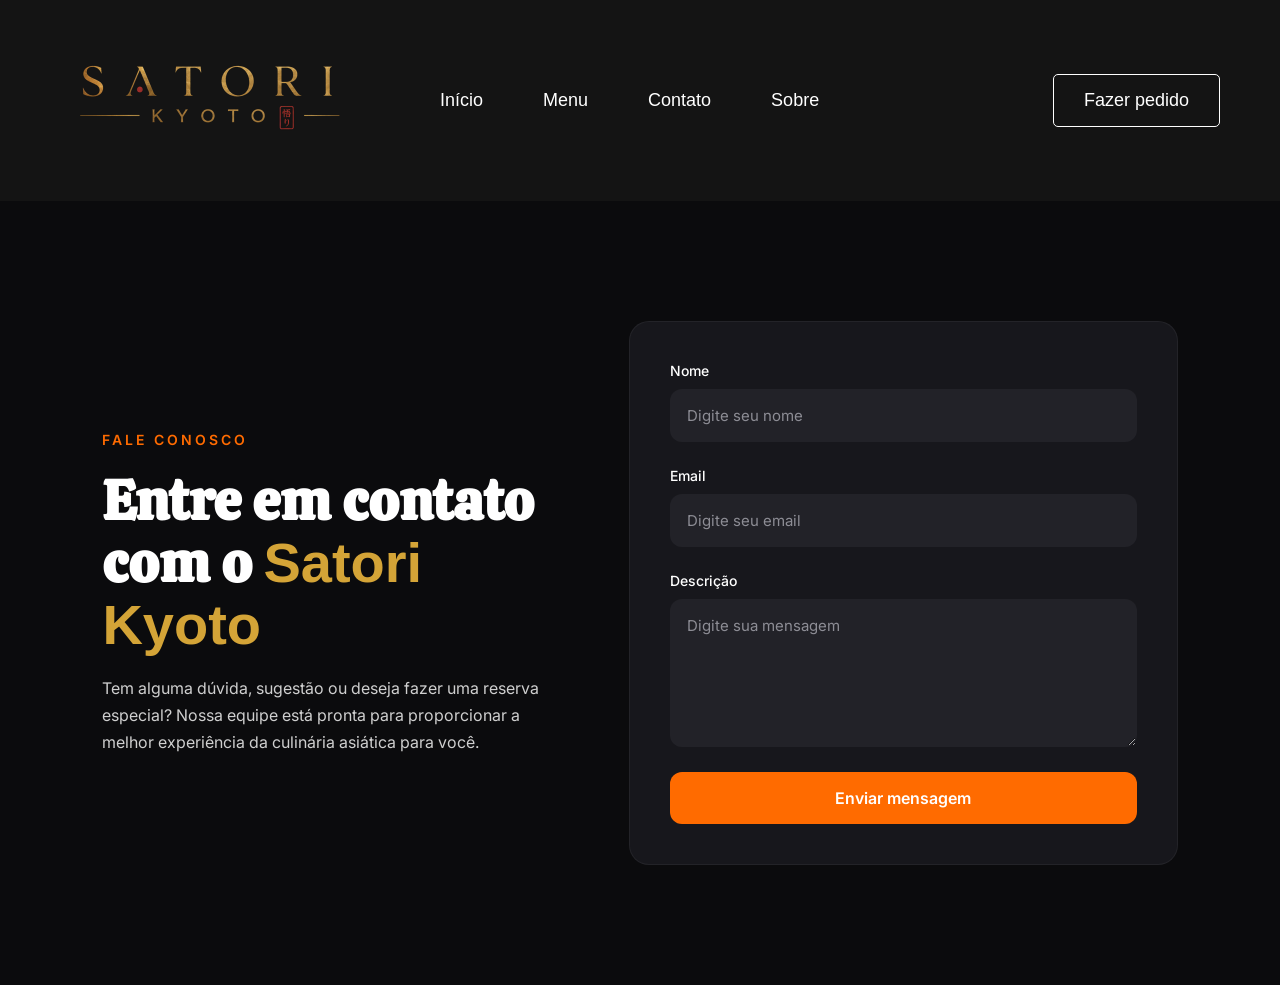
<file: src/pages/contato.html>
<!DOCTYPE html>
<html lang="en">
<head>
    <meta charset="UTF-8">
    <meta name="viewport" content="width=device-width, initial-scale=1.0">
    <link rel="stylesheet" href="../css/style.css">
    <title>Document</title>
</head>
<body>
    <header>
        <div class="container">
            <div class="logo">
                <a href="../../index.html"><img src="../assets/logo1.png" alt="" width="300px"></a>
            </div>
            <nav>
                <ul class="leftSide">
                    <li><a href="../../index.html">Início</a></li>
                    <li><a href="./portifolio.html">Menu</a></li>
                    <li><a href="./contato.html">Contato</a></li>
                    <li><a href="./sobre.html">Sobre</a></li>
                </ul>
                <div class="rightSide">
                    <a href="" class="button">Fazer pedido</a>
                </div>
            </nav>
            <div class="menu">
                <div class="menu-icon">
                    <div></div>
                    <div></div>
                    <div></div>
                </div>
            </div>
        </div>
    </header>

    <section class="contato" id="contato">
    <div class="contato-container">

        <div class="contato-info">
            <span class="subtitulo">FALE CONOSCO</span>

            <h2>
                Entre em contato com o
                <span>Satori Kyoto</span>
            </h2>

            <p>
                Tem alguma dúvida, sugestão ou deseja fazer uma reserva especial?
                Nossa equipe está pronta para proporcionar a melhor experiência
                da culinária asiática para você.
            </p>
        </div>

        <form class="formulario-contato">

            <div class="input-group">
                <label for="nome">Nome</label>
                <input 
                    type="text" 
                    id="nome" 
                    placeholder="Digite seu nome"
                >
            </div>

            <div class="input-group">
                <label for="email">Email</label>
                <input 
                    type="email" 
                    id="email" 
                    placeholder="Digite seu email"
                >
            </div>

            <div class="input-group">
                <label for="descricao">Descrição</label>
                <textarea 
                    id="descricao" 
                    rows="6"
                    placeholder="Digite sua mensagem"
                ></textarea>
            </div>

            <button type="submit" class="btn-enviar">
                Enviar mensagem
            </button>

        </form>

        </div>
    </section>
</body>
</html>
</file>
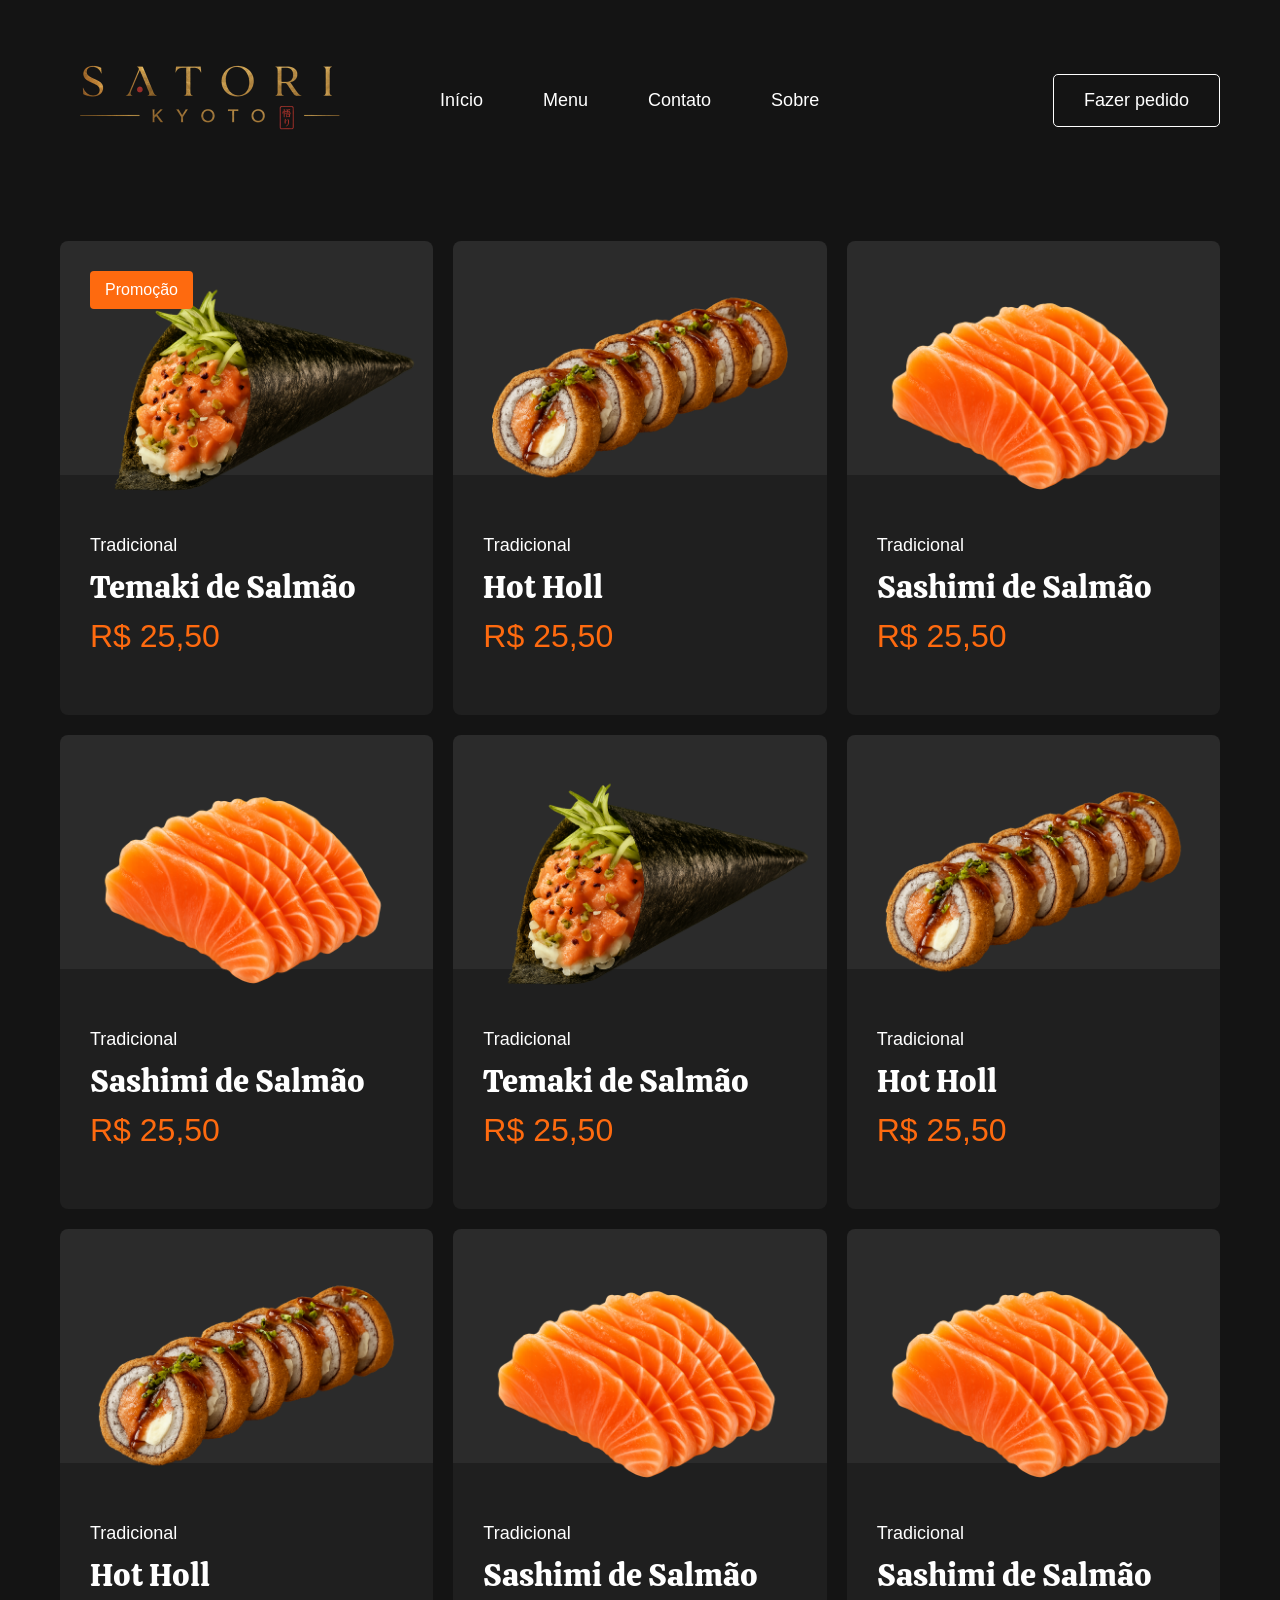
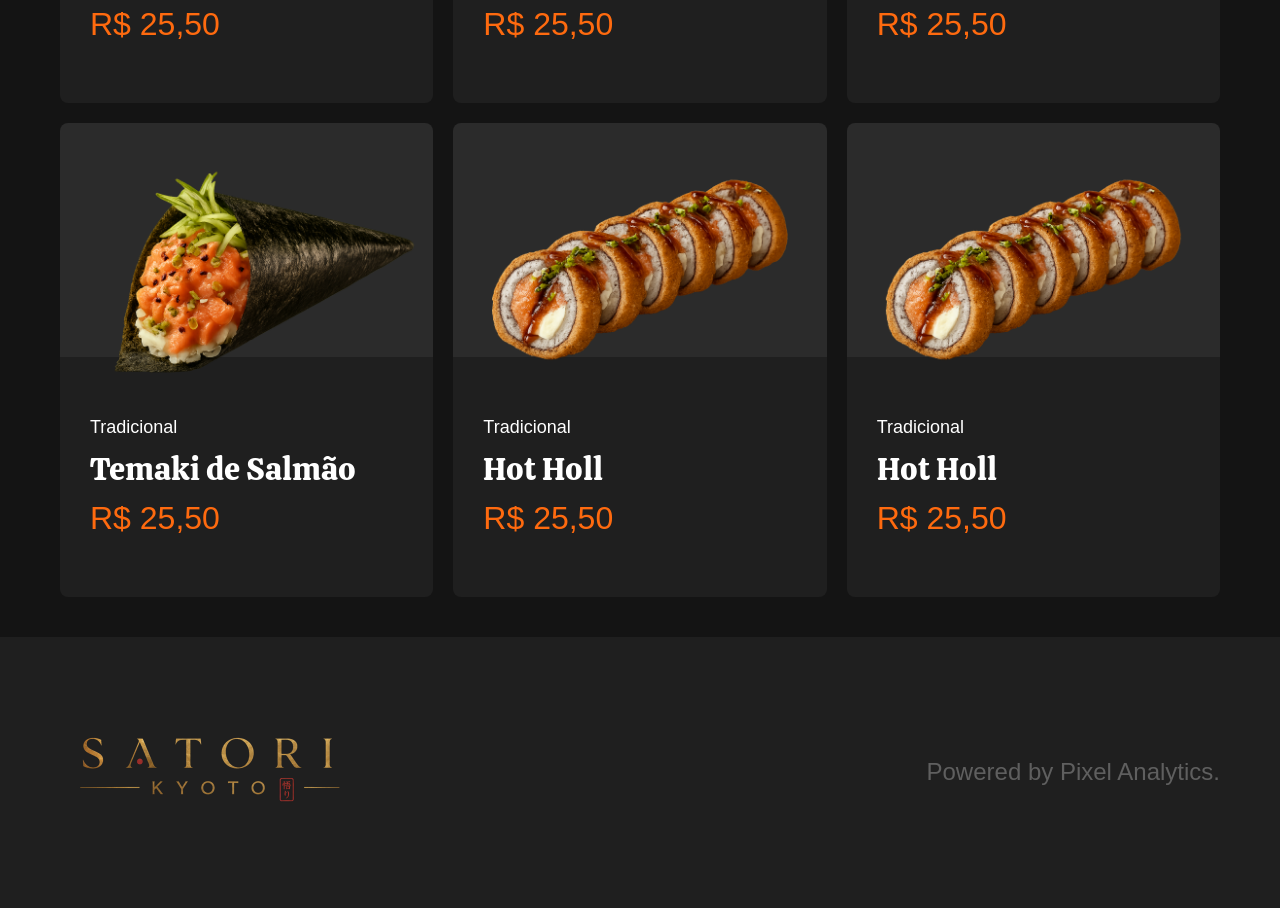
<file: src/pages/portifolio.html>
<!DOCTYPE html>
<html lang="en">
<head>
    <meta charset="UTF-8">
    <meta name="viewport" content="width=device-width, initial-scale=1.0">
    <link rel="stylesheet" href="../css/style.css">
    <title>Document</title>
</head>
<body>
    <header>
        <div class="container">
            <div class="logo">
                <a href="../../index.html"><img src="../assets/logo1.png" alt="" width="300px"></a>
            </div>
            <nav>
                <ul class="leftSide">
                    <li><a href="../../index.html">Início</a></li>
                    <li><a href="./portifolio.html">Menu</a></li>
                    <li><a href="./contato.html">Contato</a></li>
                    <li><a href="./sobre.html">Sobre</a></li>
                </ul>
                <div class="rightSide">
                    <a href="" class="button">Fazer pedido</a>
                </div>
            </nav>
            <div class="menu">
                <div class="menu-icon">
                    <div></div>
                    <div></div>
                    <div></div>
                </div>
            </div>
        </div>
    </header>
   
    <main>
        <div class="container">
            <div class="products-grid">
                <a href="" class="product-item">
                    <div class="warning">Promoção</div>
                    <div class="photo">
                        <img src="../assets/img1.png" alt="">
                    </div>
                    <div class="info">
                        <div class="product-category">Tradicional</div>
                        <div class="product-name">Temaki de Salmão</div>
                        <div class="product-price">R$ 25,50</div>
                    </div>
                </a>

                <a href="" class="product-item">
                    <div class="photo">
                        <img src="../assets/img2.png" alt="">
                    </div>
                    <div class="info">
                        <div class="product-category">Tradicional</div>
                        <div class="product-name">Hot Holl </div>
                        <div class="product-price">R$ 25,50</div>
                    </div>
                </a>

                <a href="" class="product-item">
                    <div class="photo">
                        <img src="../assets/img3.png" alt="">
                    </div>
                    <div class="info">
                        <div class="product-category">Tradicional</div>
                        <div class="product-name">Sashimi de Salmão</div>
                        <div class="product-price">R$ 25,50</div>
                    </div>
                </a>

                <a href="" class="product-item">
                    <div class="photo">
                        <img src="../assets/img3.png" alt="">
                    </div>
                    <div class="info">
                        <div class="product-category">Tradicional</div>
                        <div class="product-name">Sashimi de Salmão</div>
                        <div class="product-price">R$ 25,50</div>
                    </div>
                </a>

                <a href="" class="product-item">
                    <div class="photo">
                        <img src="../assets/img1.png" alt="">
                    </div>
                    <div class="info">
                        <div class="product-category">Tradicional</div>
                        <div class="product-name">Temaki de Salmão</div>
                        <div class="product-price">R$ 25,50</div>
                    </div>
                </a>

                <a href="" class="product-item">
                    <div class="photo">
                        <img src="../assets/img2.png" alt="">
                    </div>
                    <div class="info">
                        <div class="product-category">Tradicional</div>
                        <div class="product-name">Hot Holl</div>
                        <div class="product-price">R$ 25,50</div>
                    </div>
                </a>

                <a href="" class="product-item">
                    <div class="photo">
                        <img src="../assets/img2.png" alt="">
                    </div>
                    <div class="info">
                        <div class="product-category">Tradicional</div>
                        <div class="product-name">Hot Holl </div>
                        <div class="product-price">R$ 25,50</div>
                    </div>
                </a>

                <a href="" class="product-item">
                    <div class="photo">
                        <img src="../assets/img3.png" alt="">
                    </div>
                    <div class="info">
                        <div class="product-category">Tradicional</div>
                        <div class="product-name">Sashimi de Salmão</div>
                        <div class="product-price">R$ 25,50</div>
                    </div>
                </a>

                <a href="" class="product-item">
                    <div class="photo">
                        <img src="../assets/img3.png" alt="">
                    </div>
                    <div class="info">
                        <div class="product-category">Tradicional</div>
                        <div class="product-name">Sashimi de Salmão</div>
                        <div class="product-price">R$ 25,50</div>
                    </div>
                </a>

                <a href="" class="product-item">
                    <div class="photo">
                        <img src="../assets/img1.png" alt="">
                    </div>
                    <div class="info">
                        <div class="product-category">Tradicional</div>
                        <div class="product-name">Temaki de Salmão</div>
                        <div class="product-price">R$ 25,50</div>
                    </div>
                </a>

                <a href="" class="product-item">
                    <div class="photo">
                        <img src="../assets/img2.png" alt="">
                    </div>
                    <div class="info">
                        <div class="product-category">Tradicional</div>
                        <div class="product-name">Hot Holl</div>
                        <div class="product-price">R$ 25,50</div>
                    </div>
                </a>
                
                <a href="" class="product-item">
                    <div class="photo">
                        <img src="../assets/img2.png" alt="">
                    </div>
                    <div class="info">
                        <div class="product-category">Tradicional</div>
                        <div class="product-name">Hot Holl</div>
                        <div class="product-price">R$ 25,50</div>
                    </div>
                </a>

            </div>
        </div>
    </main>
    <footer>
        <div class="container">
            <div class="logo">
                <a href="../../index.html"><img src="../assets/logo1.png" alt="" width="300px"></a>
            </div>
            <div class="copyRight">Powered by <a href="">Pixel Analytics</a>.</div>
        </div>
    </footer>
</body>
</html>
</file>
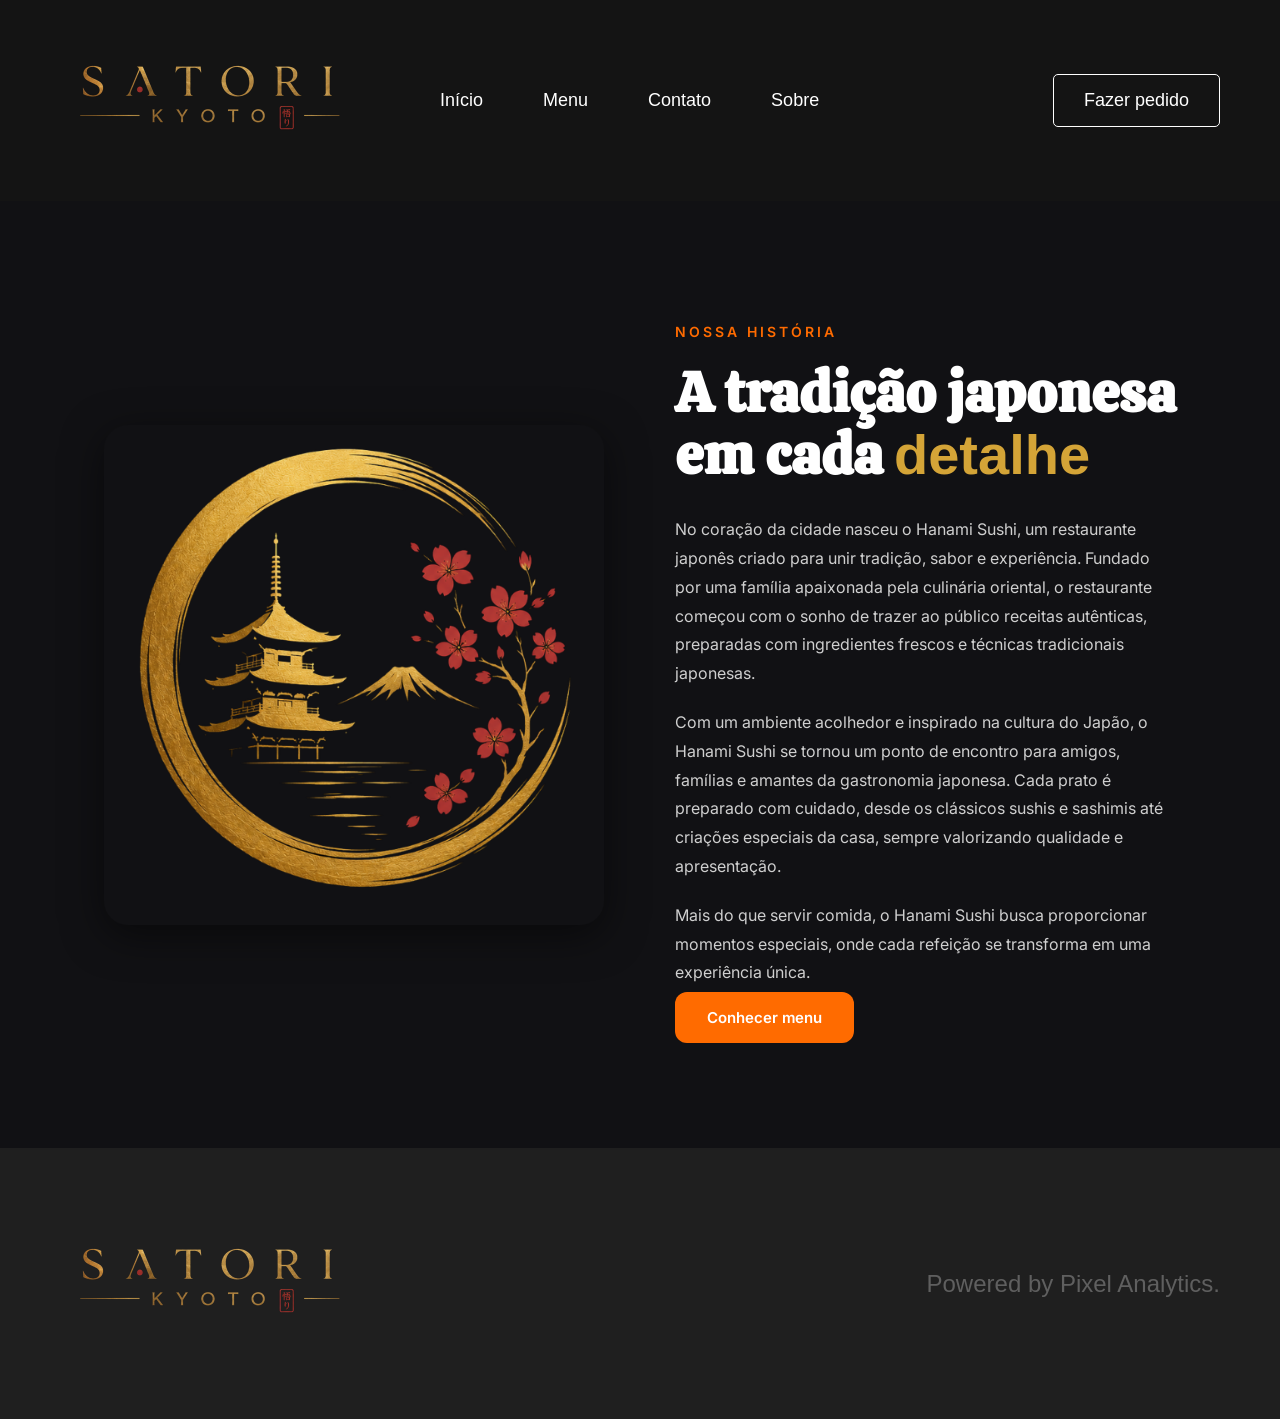
<file: src/pages/sobre.html>
<!DOCTYPE html>
<html lang="en">
<head>
    <meta charset="UTF-8">
    <meta name="viewport" content="width=device-width, initial-scale=1.0">
    <link rel="stylesheet" href="../css/style.css">
    <title>Document</title>
</head>
<body>
     <header>
        <div class="container">
            <div class="logo">
                <a href="../../index.html"><img src="../assets/logo1.png" alt="" width="300px"></a>
            </div>
            <nav>
                <ul class="leftSide">
                    <li><a href="../../index.html">Início</a></li>
                    <li><a href="./portifolio.html">Menu</a></li>
                    <li><a href="./contato.html">Contato</a></li>
                    <li><a href="./sobre.html">Sobre</a></li>
                </ul>
                <div class="rightSide">
                    <a href="" class="button">Fazer pedido</a>
                </div>
            </nav>
            <div class="menu">
                <div class="menu-icon">
                    <div></div>
                    <div></div>
                    <div></div>
                </div>
            </div>
        </div>
    </header>

    <section class="sobre" id="sobre">

    <div class="sobre-container">

        <div class="sobre-imagem">
            <img src="../assets/logo3.png" alt="">
        </div>

        <div class="sobre-conteudo">

            <span class="sobre-subtitulo">
                NOSSA HISTÓRIA
            </span>

            <h2>
                A tradição japonesa em cada
                <span>detalhe</span>
            </h2>

            <p>
                No coração da cidade nasceu o Hanami Sushi, um restaurante japonês 
                criado para unir tradição, sabor e experiência. Fundado por uma família 
                apaixonada pela culinária oriental, o restaurante começou com o sonho 
                de trazer ao público receitas autênticas, preparadas com ingredientes 
                frescos e técnicas tradicionais japonesas.
            </p>

            <p>
                Com um ambiente acolhedor e inspirado na cultura do Japão, o Hanami Sushi 
                se tornou um ponto de encontro para amigos, famílias e amantes da gastronomia 
                japonesa. Cada prato é preparado com cuidado, desde os clássicos sushis e 
                sashimis até criações especiais da casa, sempre valorizando qualidade e apresentação.
            </p>

            <p>
                Mais do que servir comida, o Hanami Sushi busca proporcionar momentos especiais, 
                onde cada refeição se transforma em uma experiência única.
            </p>

            <a href="./portifolio.html" class="btn-sobre">
                Conhecer menu
            </a>

            </div>

        </div>

    </section>

    <footer>
        <div class="container">
            <div class="logo">
                <a href="../../index.html"><img src="../assets/logo1.png" alt="" width="300px"></a>
            </div>
            <div class="copyRight">Powered by <a href="">Pixel Analytics</a>.</div>
        </div>
    </footer>
</body>
</html>
</file>
<file: src/css/style.css>
@import url('https://fonts.googleapis.com/css2?family=Calistoga&family=Inter:ital,opsz,wght@0,14..32,100..900;1,14..32,100..900&display=swap');

*{
    font-family: Arial, Helvetica, sans-serif;
    margin: 0%;
    padding: 0;
    box-sizing: border-box;
    list-style: none;
}

body {
    font-family: 'Inter';
    font-size: 18px;
    background-color: #141414;
    color: #fff;
}

.container{
    width: 100%;
    margin: auto;
    max-width: 1200px;
    padding: 0 20px;
}

.logo a{
    font-family: 'Calistoga';
    font-size: 36px;
    color: #fff;
    text-decoration: none;
}

.logo span{
    color: #fe6a0f;
}

/* HEADER */

header .container{
    display: flex;
    align-items: center;
    padding-top: 45px;
    padding-bottom: 45px;
    gap: 50px;
}

header nav{
    flex: 1;
    display: flex;
    align-items: center;
}

header nav .leftSide{
    display: flex;
    flex: 1;
}

header nav li{
    margin: 0 30px;
}

header nav li a{
    color: #fff;
    text-decoration: none;
}

header nav li a:hover{
    color: #999;
}

header nav .button{
    display: block;
    border: 1px solid #fff;
    padding: 15px 30px;
    border-radius: 5px;
    color: #fff;
    text-decoration: none;
}

header nav .button:hover{
    color: #999;
    border-color: #999;
}

header .menu{
    display: none;
    flex: 1;
    justify-content: flex-end;
}

header .menu-icon{
    width: 32px;
    height: 32px;
    display: flex;
    flex-direction: column;
    justify-content: space-between;
    cursor: pointer;
}

header .menu-icon div{
    height: 6px;
    background-color: #fff;
}

/* HERO */

.hero .container{
    display: flex;
}

.hero .leftSide,
.hero .rightSide{
    flex: 1;
}

.hero .leftSide{
    padding-bottom: 150px;
}

.hero .rightSide{
    text-align: center;
}

.hero .rightSide img{
    width: auto;
    height: 600px;
}

.hero h1{
    font-family: 'Calistoga';
    font-size: 72px;
    line-height: 74px;
    margin-top: 50px;
}

.hero p{
    font-size: 20px;
    line-height: 26px;
    margin: 40px 0;
}

.hero .button{
    display: inline-block;
    background-color: #fe6a0f;
    font-weight: 500;
    font-size: 18px;
    color: #fff;
    text-decoration: none;
    padding: 15px 80px;
    border-radius: 5px;
}

.hero .button:hover{
    opacity: 0.8;
}

/* SEARCH */

.search{
    background-color: #1f1f1f;
    padding: 80px 0;
    margin-top: -100px;
}

.search .title{
    font-size: 32px;
    font-weight: 500;
}

.search .sides{
    display: flex;
    margin-top: 30px;
    gap: 100px;
}

.search .leftSide,
.search .rightSide{
    flex: 1;
}

.search input,
.search select{
    width: 100%;
    background-color: #2b2b2b;
    color: #fff;
    font-size: 24px;
    outline: none;
    padding: 20px;
    border: 0;
    border-radius: 5px;
}

.search input{
    background-image: url(./searchIcon.png);
    background-repeat: no-repeat;
    background-position: 20px center;
    padding-left: 60px;
}

.search select{
    border-right: 20px solid transparent;
}

/* PRODUCTS */

.products-grid{
    display: grid;
    grid-template-columns: repeat(3, 1fr);
    gap: 20px;
    margin: 40px 0;
}

.product-item{
    display: block;
    border-radius: 8px;
    overflow: hidden;
    text-decoration: none;
    position: relative;
}

.product-item:hover{
    opacity: 0.8;
}

.product-item .warning{
    position: absolute;
    top: 30px;
    left: 30px;
    background-color: #fe6a0f;
    font-size: 16px;
    font-weight: 500;
    color: #fff;
    padding: 10px 15px;
    border-radius: 4px;
}

.product-item .photo{
    text-align: center;
    background-color: #2b2b2b;
    padding-top: 30px;
}

.product-item .photo img{
    max-width: 100%;
}

.product-item .info{
    background-color: #1f1f1f;
    padding: 60px 30px;
    margin-top: -50px;
}

.product-item .product-category{
    color: #fff;
    font-size: 18px;
    font-weight: 500;
}

.product-item .product-name{
    font-family: 'Calistoga';
    font-size: 32px;
    color: #fff;
    margin: 10px 0;
}

.product-item .product-price{
    font-size: 32px;
    font-weight: 500;
    color: #fe6a0f;
}

/* FOOTER */

footer{
    background-color: #1f1f1f;
    color: #5f5f5f;
}

footer .container{
    padding-top: 80px;
    padding-bottom: 80px;
    display: flex;
    justify-content: space-between;
    align-items: center;
}

footer .copyRight{
    font-size: 24px;
    color: #5f5f5f;
}

footer .copyRight a{
    color: #5f5f5f;
    text-decoration: none;
}

footer .copyRight a:hover{
    text-decoration: underline;
}

/* RESPONSIVO */

@media(max-width: 900px){

    .contato{
        padding: 80px 5%;
    }

    .contato-container{
        flex-direction: column;
    }

    .contato-info h2{
        font-size: 42px;
    }

    .formulario-contato{
        width: 100%;
    }

}

@media (max-width: 500px){
    .products-grid{
        grid-template-columns: 1fr;
    }
}

@media (max-width: 820px){

    header nav{
        display: none;
    }

    header .menu{
        display: flex;
    }

    .hero .container{
        flex-direction: column;
    }

    .hero .leftSide{
        text-align: center;
        padding-bottom: 30px;
    }

    .hero .rightSide{
        padding-bottom: 50px;
    }

    .hero .rightSide img{
        height: 300px;
    }

    .hero h1{
        font-size: 44px;
        line-height: 50px;
    }

    .search{
        padding-bottom: 30px;
    }

    .search .title{
        text-align: center;
    }

    .search .sides{
        flex-direction: column;
        gap: 20px;
    }

    .products-grid{
        grid-template-columns: repeat(2,1fr);
    }

    footer .container{
        flex-direction: column;
        gap: 20px;
    }
}
.sobre{
    width: 100%;
    padding: 120px 8%;
    background: #111114;
    color: white;
}

.sobre-container{
    display: flex;
    align-items: center;
    justify-content: space-between;
    gap: 70px;
    flex-wrap: wrap;
}



.sobre-imagem{
    flex: 1;
    min-width: 320px;
    display: flex;
    justify-content: center;
}

.sobre-imagem img{
    width: 100%;
    max-width: 500px;
    border-radius: 24px;
    object-fit: cover;
    box-shadow: 0 10px 40px rgba(0,0,0,0.5);
}


.sobre-conteudo{
    flex: 1;
    min-width: 320px;
}

.sobre-subtitulo{
    color: #ff6b00;
    font-family: 'Inter', sans-serif;
    font-size: 14px;
    letter-spacing: 3px;
    font-weight: 600;
}

.sobre-conteudo h2{
    font-family: 'Calistoga', serif;
    font-size: 56px;
    line-height: 1.1;
    margin: 20px 0 30px;
    color: #fff;
}

.sobre-conteudo h2 span{
    color: #d4a437;
}

.sobre-conteudo p{
    font-family: 'Inter', sans-serif;
    font-size: 16px;
    line-height: 1.8;
    color: #cfcfcf;
    margin-bottom: 20px;
}


.btn-sobre{
    text-decoration: none;
    margin-top: 15px;
    padding: 16px 32px;
    border: none;
    border-radius: 12px;
    background: #ff6b00;
    color: white;
    font-family: 'Inter', sans-serif;
    font-size: 15px;
    font-weight: 600;
    cursor: pointer;
    transition: 0.3s;
}

.btn-sobre:hover{
    background: #e45f00;
    transform: translateY(-2px);
}


/*  CONTATO  */

.contato{
    width: 100%;
    padding: 120px 8%;
    background: #0b0b0d;
    color: white;
}

.contato-container{
    display: flex;
    justify-content: space-between;
    align-items: center;
    gap: 60px;
    flex-wrap: wrap;
}


.contato-info{
    flex: 1;
    min-width: 320px;
}

.subtitulo{
    color: #ff6b00;
    font-family: 'Inter', sans-serif;
    font-size: 14px;
    letter-spacing: 3px;
    font-weight: 600;
}

.contato-info h2{
    font-family: 'Calistoga', serif;
    font-size: 56px;
    line-height: 1.1;
    margin: 20px 0;
    color: #fff;
}

.contato-info h2 span{
    color: #d4a437;
}

.contato-info p{
    font-family: 'Inter', sans-serif;
    color: #cfcfcf;
    font-size: 16px;
    line-height: 1.7;
    max-width: 500px;
}


.formulario-contato{
    flex: 1;
    min-width: 320px;
    background: #17171c;
    padding: 40px;
    border-radius: 20px;
    border: 1px solid rgba(255,255,255,0.05);
    display: flex;
    flex-direction: column;
    gap: 25px;
}

.input-group{
    display: flex;
    flex-direction: column;
    gap: 10px;
}

.input-group label{
    font-family: 'Inter', sans-serif;
    font-size: 14px;
    color: #fff;
    font-weight: 500;
}

.input-group input,
.input-group textarea{
    width: 100%;
    background: #222228;
    border: 1px solid transparent;
    border-radius: 12px;
    padding: 16px;
    color: white;
    font-family: 'Inter', sans-serif;
    font-size: 15px;
    outline: none;
    transition: 0.3s;
}

.input-group input::placeholder,
.input-group textarea::placeholder{
    color: #8d8d95;
}

.input-group input:focus,
.input-group textarea:focus{
    border-color: #ff6b00;
}


.btn-enviar{
    width: 100%;
    padding: 16px;
    border: none;
    border-radius: 12px;
    background: #ff6b00;
    color: white;
    font-family: 'Inter', sans-serif;
    font-size: 16px;
    font-weight: 600;
    cursor: pointer;
    transition: 0.3s;
}

.btn-enviar:hover{
    background: #e45f00;
    transform: translateY(-2px);
}
</file>
